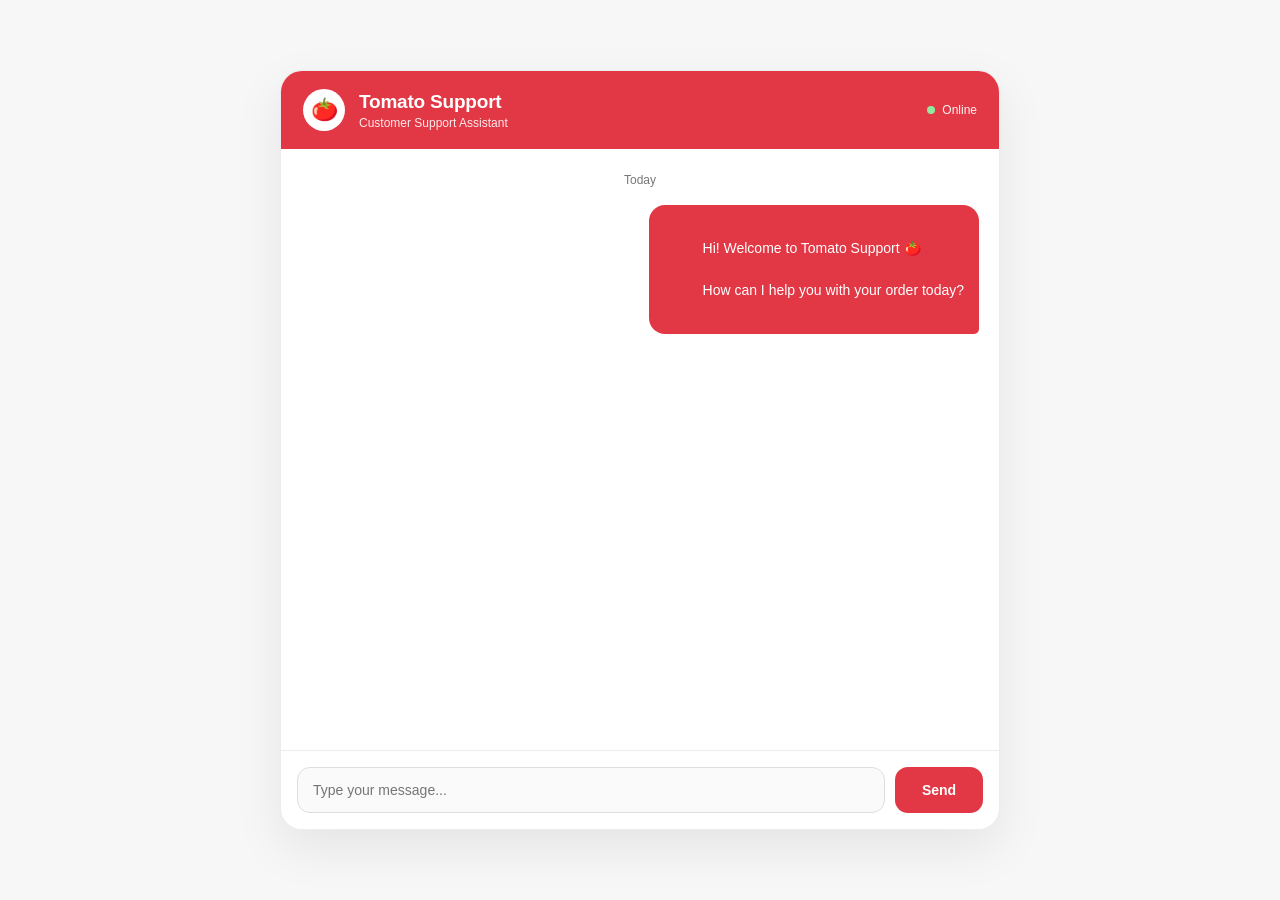
<file: Day 3/ChatBotFE/index.html>
<!DOCTYPE html>
<html lang="en">
<head>
  <meta charset="UTF-8" />
  <meta name="viewport" content="width=device-width, initial-scale=1.0" />
  <title>Tomato Support</title>

  <style>
    * {
      box-sizing: border-box;
      margin: 0;
      padding: 0;
    }

    :root {
      --tomato-red: #e23744;
      --tomato-red-dark: #c92d39;
      --bg: #f7f7f8;
      --card: #ffffff;
      --text: #1f1f1f;
      --muted: #777777;
      --border: #ececec;
      --user-bubble: #f1f1f3;
    }

    body {
      min-height: 100vh;
      font-family: Inter, -apple-system, BlinkMacSystemFont, "Segoe UI", sans-serif;
      background: var(--bg);
      display: flex;
      align-items: center;
      justify-content: center;
      padding: 24px;
      color: var(--text);
    }

    .chat-app {
      width: min(100%, 720px);
      height: min(760px, 90vh);
      background: var(--card);
      border: 1px solid var(--border);
      border-radius: 22px;
      box-shadow: 0 18px 50px rgba(0, 0, 0, 0.08);
      overflow: hidden;
      display: flex;
      flex-direction: column;
    }

    .header {
      background: var(--tomato-red);
      color: white;
      padding: 18px 22px;
      display: flex;
      align-items: center;
      gap: 14px;
    }

    .brand-icon {
      width: 42px;
      height: 42px;
      background: white;
      color: var(--tomato-red);
      border-radius: 50%;
      display: grid;
      place-items: center;
      font-size: 22px;
      flex-shrink: 0;
    }

    .brand-info h1 {
      font-size: 19px;
      font-weight: 700;
      letter-spacing: -0.2px;
    }

    .brand-info p {
      margin-top: 3px;
      font-size: 12px;
      opacity: 0.9;
    }

    .status {
      margin-left: auto;
      display: flex;
      align-items: center;
      gap: 7px;
      font-size: 12px;
      opacity: 0.95;
    }

    .status-dot {
      width: 8px;
      height: 8px;
      background: #8df2a5;
      border-radius: 50%;
    }

    .messages {
      flex: 1;
      overflow-y: auto;
      padding: 24px 20px;
      display: flex;
      flex-direction: column;
      gap: 14px;
      scroll-behavior: smooth;
    }

    .welcome {
      text-align: center;
      color: var(--muted);
      font-size: 12px;
      margin-bottom: 4px;
    }

    .message-row {
      display: flex;
      width: 100%;
    }

    .message-row.user {
      justify-content: flex-start;
    }

    .message-row.assistant {
      justify-content: flex-end;
    }

    .message {
      max-width: 74%;
      padding: 12px 15px;
      border-radius: 16px;
      font-size: 14px;
      line-height: 1.5;
      word-wrap: break-word;
      white-space: pre-wrap;
    }

    .message.user {
      background: var(--user-bubble);
      color: var(--text);
      border-bottom-left-radius: 5px;
    }

    .message.assistant {
      background: var(--tomato-red);
      color: white;
      border-bottom-right-radius: 5px;
    }

    .typing {
      display: flex;
      align-items: center;
      gap: 5px;
      min-height: 42px;
    }

    .typing span {
      width: 7px;
      height: 7px;
      background: rgba(255,255,255,0.85);
      border-radius: 50%;
      animation: bounce 1.2s infinite ease-in-out;
    }

    .typing span:nth-child(2) {
      animation-delay: 0.15s;
    }

    .typing span:nth-child(3) {
      animation-delay: 0.3s;
    }

    @keyframes bounce {
      0%, 60%, 100% { transform: translateY(0); }
      30% { transform: translateY(-4px); }
    }

    .composer {
      border-top: 1px solid var(--border);
      background: white;
      padding: 16px;
      display: flex;
      align-items: center;
      gap: 10px;
    }

    .composer input {
      flex: 1;
      height: 46px;
      border: 1px solid #dddddf;
      border-radius: 13px;
      padding: 0 15px;
      font-size: 14px;
      outline: none;
      transition: 0.2s ease;
      background: #fafafa;
    }

    .composer input:focus {
      background: white;
      border-color: var(--tomato-red);
      box-shadow: 0 0 0 3px rgba(226, 55, 68, 0.08);
    }

    .composer button {
      height: 46px;
      min-width: 88px;
      border: none;
      border-radius: 13px;
      background: var(--tomato-red);
      color: white;
      font-size: 14px;
      font-weight: 600;
      cursor: pointer;
      transition: 0.2s ease;
    }

    .composer button:hover {
      background: var(--tomato-red-dark);
      transform: translateY(-1px);
    }

    .composer button:disabled {
      opacity: 0.55;
      cursor: not-allowed;
      transform: none;
    }

    .error {
      color: #b42318;
      background: #fff1f0;
      border: 1px solid #ffd5d2;
    }

    @media (max-width: 640px) {
      body {
        padding: 0;
        background: white;
      }

      .chat-app {
        width: 100%;
        height: 100vh;
        border: none;
        border-radius: 0;
        box-shadow: none;
      }

      .status {
        display: none;
      }

      .message {
        max-width: 84%;
      }
    }
  </style>
</head>

<body>

  <div class="chat-app">

    <header class="header">
      <div class="brand-icon">🍅</div>

      <div class="brand-info">
        <h1>Tomato Support</h1>
        <p>Customer Support Assistant</p>
      </div>

      <div class="status">
        <span class="status-dot"></span>
        Online
      </div>
    </header>

    <main class="messages" id="messages">
      <div class="welcome">Today</div>

      <div class="message-row assistant">
        <div class="message assistant">
          Hi! Welcome to Tomato Support 🍅<br>
          How can I help you with your order today?
        </div>
      </div>
    </main>

    <footer class="composer">
      <input
        id="messageInput"
        type="text"
        placeholder="Type your message..."
        autocomplete="off"
      />

      <button id="sendButton">Send</button>
    </footer>

  </div>

  <script>
    const API_URL = "http://localhost:8000/api/chat";

    const messagesContainer = document.getElementById("messages");
    const messageInput = document.getElementById("messageInput");
    const sendButton = document.getElementById("sendButton");

    function addMessage(role, text, extraClass = "") {
      const row = document.createElement("div");
      row.className = `message-row ${role}`;

      const bubble = document.createElement("div");
      bubble.className = `message ${role} ${extraClass}`;
      bubble.textContent = text;

      row.appendChild(bubble);
      messagesContainer.appendChild(row);

      scrollToBottom();

      return row;
    }

    function showTyping() {
      const row = document.createElement("div");
      row.className = "message-row assistant";
      row.id = "typingIndicator";

      const bubble = document.createElement("div");
      bubble.className = "message assistant typing";

      bubble.innerHTML = `
        <span></span>
        <span></span>
        <span></span>
      `;

      row.appendChild(bubble);
      messagesContainer.appendChild(row);

      scrollToBottom();
    }

    function hideTyping() {
      const typing = document.getElementById("typingIndicator");

      if (typing) {
        typing.remove();
      }
    }

    function scrollToBottom() {
      messagesContainer.scrollTop = messagesContainer.scrollHeight;
    }

  async function sendMessage() {

    const message = messageInput.value.trim();

    if (!message) {
        return;
    }

    addMessage("user", message);

    messageInput.value = "";
    messageInput.focus();

    sendButton.disabled = true;

    showTyping();

    let assistantRow = null;
    let assistantBubble = null;
    let hasStartedStreaming = false;

    try {

        const response = await fetch(API_URL, {
            method: "POST",
            headers: {
                "Content-Type": "text/plain"
            },
            body: message
        });

        if (!response.ok) {
            throw new Error("Request failed");
        }

        const reader = response.body.getReader();
        const decoder = new TextDecoder();

        while (true) {

            const { value, done } = await reader.read();

            if (done) {
                break;
            }

            const chunk = decoder.decode(value, {
                stream: true
            });

            if (!hasStartedStreaming) {

                hideTyping();

                assistantRow = addMessage(
                    "assistant",
                    ""
                );

                assistantBubble =
                    assistantRow.querySelector(".message");

                hasStartedStreaming = true;
            }

            assistantBubble.textContent += chunk;

            scrollToBottom();
        }

        const remainingText = decoder.decode();

        if (remainingText && assistantBubble) {
            assistantBubble.textContent += remainingText;
        }

    } catch (error) {

        hideTyping();

        if (assistantRow) {
            assistantRow.remove();
        }

        addMessage(
            "assistant",
            "Sorry, I couldn't connect to Tomato Support. Please try again.",
            "error"
        );

    } finally {

        hideTyping();

        sendButton.disabled = false;
    }
  }

    sendButton.addEventListener("click", sendMessage);

    messageInput.addEventListener("keydown", function (event) {
      if (event.key === "Enter") {
        sendMessage();
      }
    });
  </script>

</body>
</html>
</file>
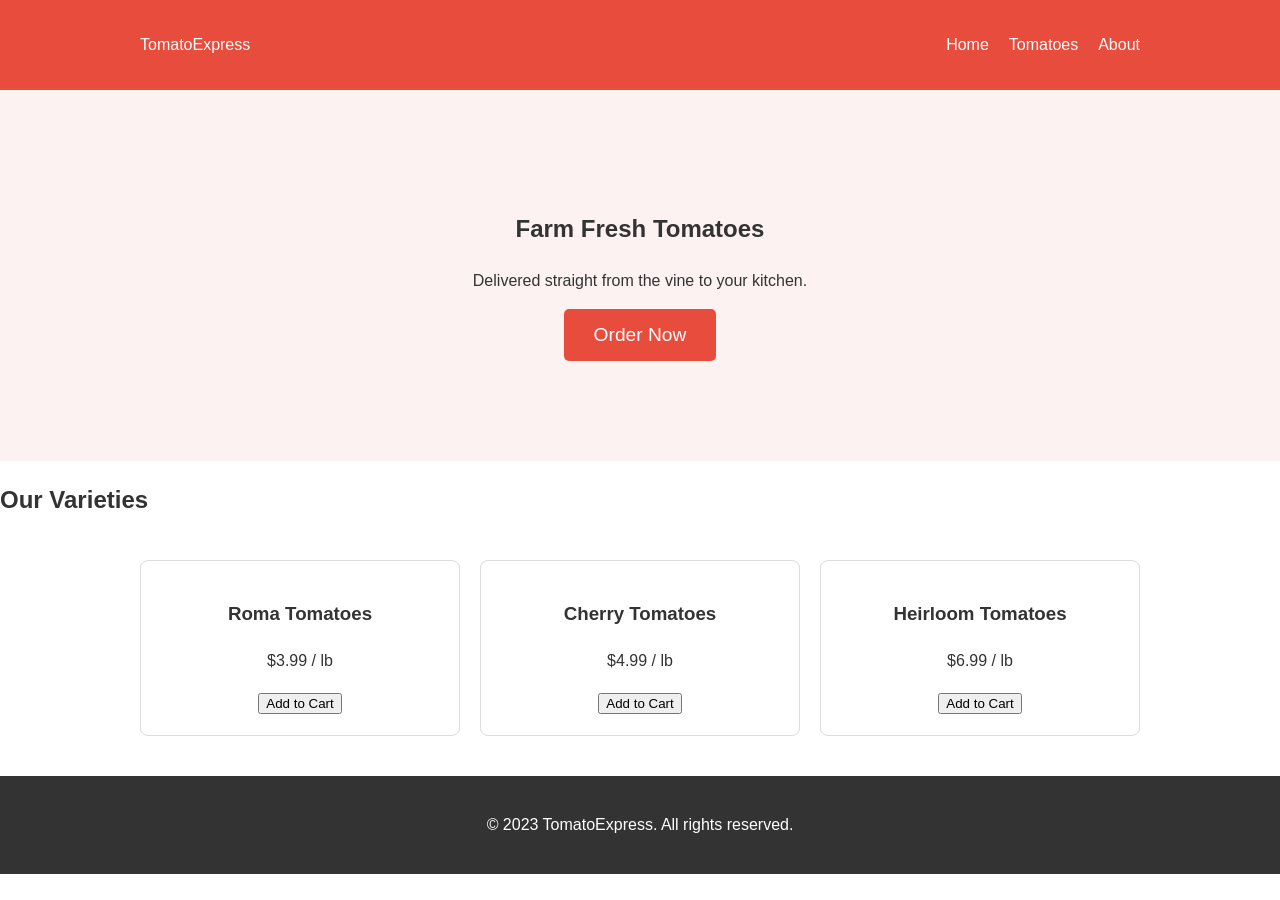
<file: Day 2/demo/generated-sites/tomatodelivery/index.html>
<!DOCTYPE html>
<html lang="en">
<head>
    <meta charset="UTF-8">
    <meta name="viewport" content="width=device-width, initial-scale=1.0">
    <title>TomatoExpress | Fresh Tomatoes Delivered to Your Door</title>
    <link rel="stylesheet" href="style.css">
</head>
<body>
    <header>
        <nav>
            <div class="logo">TomatoExpress</div>
            <ul>
                <li><a href="#home">Home</a></li>
                <li><a href="#products">Tomatoes</a></li>
                <li><a href="#about">About</a></li>
            </ul>
        </nav>
    </header>

    <section id="home" class="hero">
        <h1>Farm Fresh Tomatoes</h1>
        <p>Delivered straight from the vine to your kitchen.</p>
        <button class="cta-button">Order Now</button>
    </section>

    <section id="products">
        <h2>Our Varieties</h2>
        <div class="product-grid">
            <div class="product-card">
                <h3>Roma Tomatoes</h3>
                <p>$3.99 / lb</p>
                <button>Add to Cart</button>
            </div>
            <div class="product-card">
                <h3>Cherry Tomatoes</h3>
                <p>$4.99 / lb</p>
                <button>Add to Cart</button>
            </div>
            <div class="product-card">
                <h3>Heirloom Tomatoes</h3>
                <p>$6.99 / lb</p>
                <button>Add to Cart</button>
            </div>
        </div>
    </section>

    <footer>
        <p>&copy; 2023 TomatoExpress. All rights reserved.</p>
    </footer>
    <script src="script.js"></script>
</body>
</html>
</file>
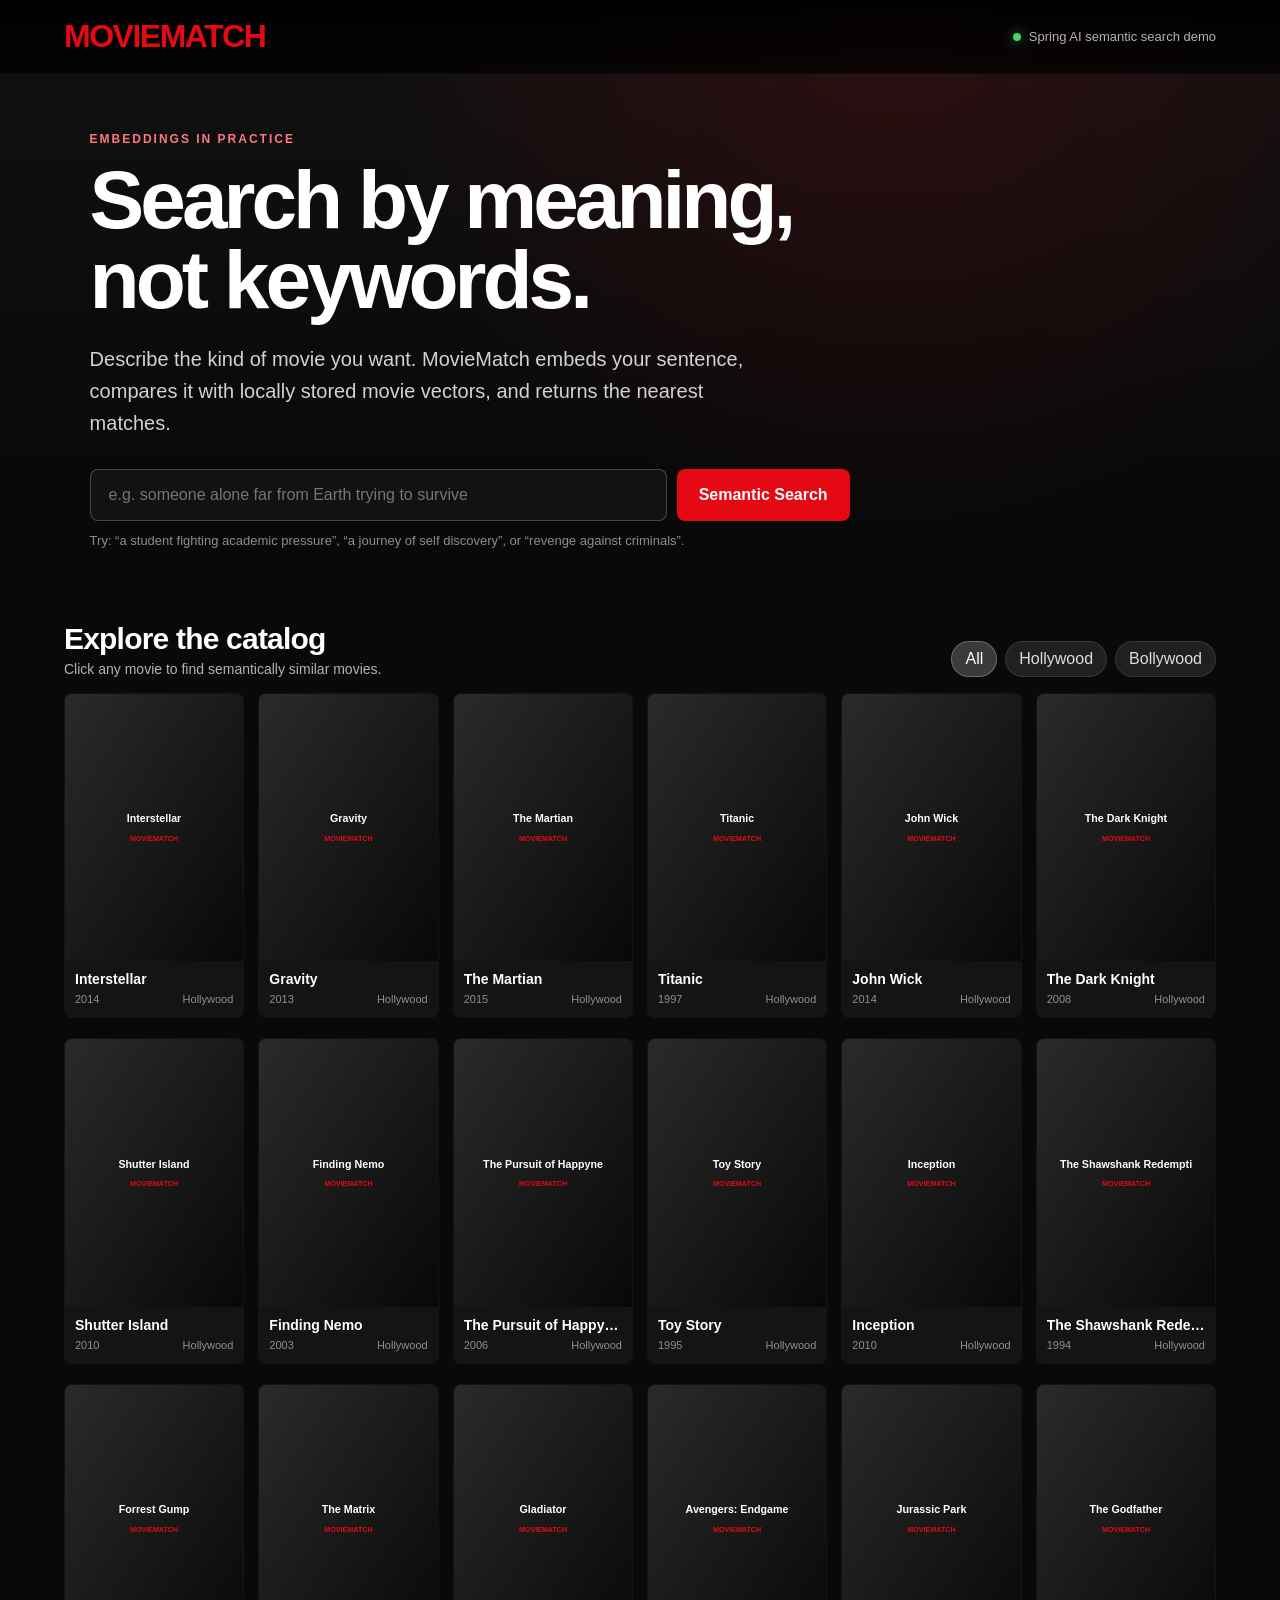
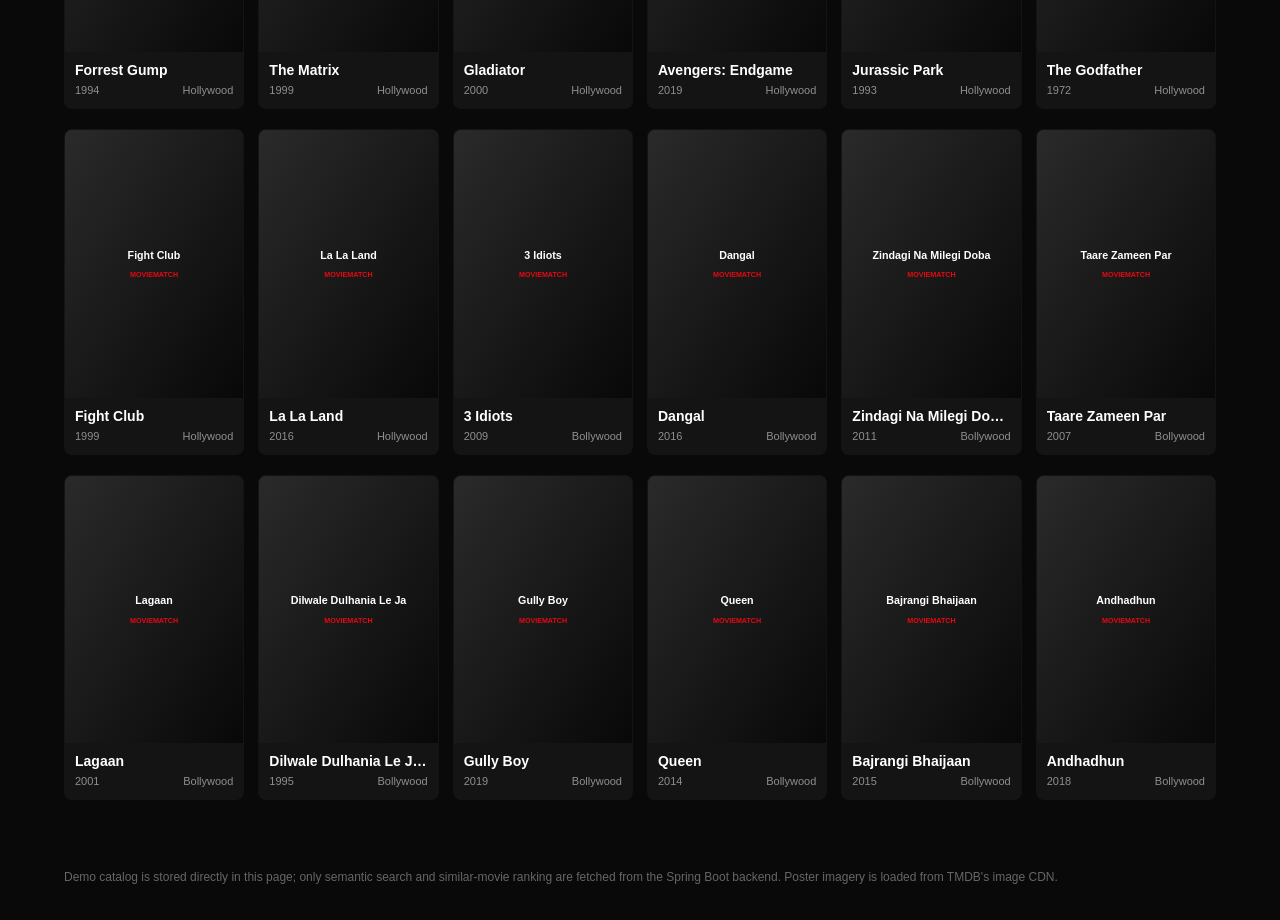
<file: Day 4/demo/src/main/resources/static/index.html>
<!DOCTYPE html>
<html lang="en">
<head>
    <meta charset="UTF-8">
    <meta name="viewport" content="width=device-width, initial-scale=1.0">
    <title>MovieMatch</title>
    <style>
        :root {
            --bg: #090909;
            --panel: #141414;
            --muted: #b3b3b3;
            --accent: #e50914;
            --border: rgba(255,255,255,.10);
        }

        * { box-sizing: border-box; }

        body {
            margin: 0;
            min-height: 100vh;
            background:
                radial-gradient(circle at 70% 0%, rgba(229,9,20,.14), transparent 34rem),
                linear-gradient(180deg, #111 0%, var(--bg) 30rem);
            color: white;
            font-family: Inter, -apple-system, BlinkMacSystemFont, "Segoe UI", sans-serif;
        }

        button, input { font: inherit; }
        button { cursor: pointer; }

        .header {
            position: sticky;
            top: 0;
            z-index: 30;
            display: flex;
            align-items: center;
            justify-content: space-between;
            gap: 24px;
            padding: 18px clamp(20px, 5vw, 72px);
            background: linear-gradient(180deg, rgba(0,0,0,.96), rgba(0,0,0,.72));
            backdrop-filter: blur(12px);
            border-bottom: 1px solid rgba(255,255,255,.05);
        }

        .brand {
            color: var(--accent);
            font-size: clamp(22px, 3vw, 32px);
            font-weight: 900;
            letter-spacing: -1.5px;
        }

        .api-status {
            display: flex;
            align-items: center;
            gap: 8px;
            color: var(--muted);
            font-size: 13px;
        }

        .status-dot {
            width: 8px;
            height: 8px;
            border-radius: 50%;
            background: #46d369;
            box-shadow: 0 0 12px rgba(70,211,105,.7);
        }

        .hero {
            min-height: 390px;
            display: flex;
            align-items: center;
            padding: 58px clamp(20px, 7vw, 100px) 44px;
        }

        .hero-content { max-width: 820px; }

        .eyebrow {
            margin: 0 0 14px;
            color: #ff777e;
            font-size: 12px;
            font-weight: 800;
            letter-spacing: 2px;
            text-transform: uppercase;
        }

        h1 {
            margin: 0;
            max-width: 800px;
            font-size: clamp(42px, 7vw, 82px);
            line-height: .98;
            letter-spacing: -4px;
        }

        .hero-copy {
            max-width: 680px;
            margin: 22px 0 0;
            color: #d2d2d2;
            font-size: clamp(16px, 2vw, 20px);
            line-height: 1.6;
        }

        .search-box {
            display: flex;
            gap: 10px;
            max-width: 760px;
            margin-top: 30px;
        }

        .search-box input {
            flex: 1;
            min-width: 0;
            padding: 16px 18px;
            color: white;
            background: rgba(20,20,20,.92);
            border: 1px solid rgba(255,255,255,.22);
            border-radius: 8px;
            outline: none;
        }

        .search-box input:focus {
            border-color: rgba(255,255,255,.55);
            box-shadow: 0 0 0 3px rgba(255,255,255,.06);
        }

        .primary-button {
            padding: 0 22px;
            border: 0;
            border-radius: 8px;
            background: var(--accent);
            color: white;
            font-weight: 800;
        }

        .primary-button:hover { background: #f6121d; }

        .example {
            margin-top: 12px;
            color: #8d8d8d;
            font-size: 13px;
        }

        main { padding: 0 clamp(20px, 5vw, 72px) 70px; }
        .section { margin-top: 30px; }

        .section-header {
            display: flex;
            align-items: end;
            justify-content: space-between;
            gap: 18px;
            margin-bottom: 16px;
        }

        .section-title {
            margin: 0;
            font-size: clamp(22px, 3vw, 30px);
            letter-spacing: -.8px;
        }

        .section-subtitle {
            margin: 5px 0 0;
            color: var(--muted);
            font-size: 14px;
        }

        .filters {
            display: flex;
            flex-wrap: wrap;
            gap: 8px;
        }

        .filter-button {
            padding: 8px 13px;
            color: #ddd;
            background: #202020;
            border: 1px solid var(--border);
            border-radius: 999px;
        }

        .filter-button.active {
            color: white;
            background: #3a3a3a;
            border-color: rgba(255,255,255,.25);
        }

        .movie-grid {
            display: grid;
            grid-template-columns: repeat(auto-fill, minmax(155px, 1fr));
            gap: 20px 14px;
        }

        .movie-card {
            position: relative;
            overflow: hidden;
            min-width: 0;
            background: var(--panel);
            border-radius: 8px;
            border: 1px solid transparent;
            transition: transform 170ms ease, border-color 170ms ease, box-shadow 170ms ease;
        }

        .movie-card:hover {
            z-index: 2;
            transform: translateY(-4px) scale(1.025);
            border-color: rgba(255,255,255,.18);
            box-shadow: 0 16px 40px rgba(0,0,0,.45);
        }

        .poster-wrap {
            position: relative;
            aspect-ratio: 2 / 3;
            overflow: hidden;
            background: #222;
        }

        .poster {
            width: 100%;
            height: 100%;
            display: block;
            object-fit: cover;
        }

        .poster-overlay {
            position: absolute;
            inset: auto 0 0;
            padding: 52px 10px 10px;
            background: linear-gradient(transparent, rgba(0,0,0,.86));
            opacity: 0;
            transition: opacity 160ms ease;
        }

        .movie-card:hover .poster-overlay { opacity: 1; }

        .poster-overlay span {
            display: inline-flex;
            font-size: 12px;
            font-weight: 800;
        }

        .card-body { padding: 10px 10px 12px; }

        .movie-title {
            margin: 0;
            overflow: hidden;
            white-space: nowrap;
            text-overflow: ellipsis;
            font-size: 14px;
            font-weight: 750;
        }

        .movie-meta {
            display: flex;
            justify-content: space-between;
            gap: 8px;
            margin-top: 6px;
            color: #8f8f8f;
            font-size: 11px;
        }

        .result-grid {
            display: grid;
            grid-template-columns: repeat(3, minmax(0, 240px));
            gap: 18px;
        }

        .score {
            display: inline-block;
            margin-top: 8px;
            color: #70d48b;
            font-size: 12px;
            font-weight: 800;
        }

        .empty-state, .error-state {
            padding: 24px;
            background: #151515;
            border: 1px solid var(--border);
            border-radius: 10px;
            color: var(--muted);
        }

        .error-state { color: #ff969b; }
        .hidden { display: none !important; }

        .modal-backdrop {
            position: fixed;
            inset: 0;
            z-index: 100;
            display: flex;
            align-items: center;
            justify-content: center;
            padding: 24px;
            background: rgba(0,0,0,.78);
            backdrop-filter: blur(7px);
        }

        .modal {
            width: min(980px, 100%);
            max-height: 92vh;
            overflow: auto;
            background: #181818;
            border: 1px solid rgba(255,255,255,.14);
            border-radius: 14px;
            box-shadow: 0 35px 90px rgba(0,0,0,.7);
        }

        .modal-hero {
            position: relative;
            display: grid;
            grid-template-columns: 230px 1fr;
            gap: 28px;
            padding: 28px;
            background: linear-gradient(125deg, rgba(229,9,20,.13), transparent 60%);
        }

        .modal-poster {
            width: 100%;
            border-radius: 9px;
            aspect-ratio: 2 / 3;
            object-fit: cover;
            box-shadow: 0 20px 50px rgba(0,0,0,.45);
        }

        .modal-copy {
            align-self: end;
            padding-bottom: 12px;
        }

        .modal-copy h2 {
            margin: 0;
            font-size: clamp(30px, 5vw, 52px);
            letter-spacing: -2px;
        }

        .modal-copy p {
            max-width: 650px;
            color: #d0d0d0;
            line-height: 1.65;
        }

        .pill {
            display: inline-block;
            margin-right: 8px;
            padding: 6px 10px;
            background: rgba(255,255,255,.09);
            border-radius: 999px;
            color: #d9d9d9;
            font-size: 12px;
        }

        .close-button {
            position: absolute;
            top: 16px;
            right: 16px;
            width: 38px;
            height: 38px;
            border: 0;
            border-radius: 50%;
            color: white;
            background: rgba(0,0,0,.7);
            font-size: 23px;
            line-height: 1;
        }

        .similar-section { padding: 4px 28px 30px; }

        .similar-section h3 {
            margin: 14px 0 6px;
            font-size: 23px;
        }

        .similar-note {
            margin: 0 0 16px;
            color: #999;
            font-size: 13px;
        }

        .loading {
            display: inline-flex;
            align-items: center;
            gap: 10px;
            color: var(--muted);
        }

        .spinner {
            width: 18px;
            height: 18px;
            border: 2px solid #555;
            border-top-color: white;
            border-radius: 50%;
            animation: spin .8s linear infinite;
        }

        @keyframes spin { to { transform: rotate(360deg); } }

        footer {
            padding: 0 clamp(20px, 5vw, 72px) 36px;
            color: #666;
            font-size: 12px;
        }

        @media (max-width: 720px) {
            .api-status { display: none; }
            .hero { min-height: 0; padding-top: 44px; }
            h1 { letter-spacing: -2.5px; }
            .search-box { flex-direction: column; }
            .primary-button { padding: 14px 18px; }
            .section-header { align-items: flex-start; flex-direction: column; }
            .movie-grid { grid-template-columns: repeat(2, minmax(0, 1fr)); }
            .result-grid { grid-template-columns: repeat(2, minmax(0, 1fr)); }
            .modal-hero { grid-template-columns: 105px 1fr; gap: 16px; padding: 20px; }
            .modal-copy h2 { font-size: 29px; letter-spacing: -1px; }
            .modal-copy p {
                font-size: 13px;
                display: -webkit-box;
                -webkit-line-clamp: 4;
                -webkit-box-orient: vertical;
                overflow: hidden;
            }
            .similar-section { padding: 0 20px 24px; }
        }
    </style>
</head>

<body>
<header class="header">
    <div class="brand">MOVIEMATCH</div>
    <div class="api-status">
        <span class="status-dot"></span>
        Spring AI semantic search demo
    </div>
</header>

<section class="hero">
    <div class="hero-content">
        <p class="eyebrow">Embeddings in practice</p>
        <h1>Search by meaning, not keywords.</h1>
        <p class="hero-copy">
            Describe the kind of movie you want. MovieMatch embeds your sentence,
            compares it with locally stored movie vectors, and returns the nearest matches.
        </p>

        <div class="search-box">
            <input id="semanticQuery" type="text" autocomplete="off"
                   placeholder="e.g. someone alone far from Earth trying to survive">
            <button id="searchButton" class="primary-button" type="button">
                Semantic Search
            </button>
        </div>

        <div class="example">
            Try: “a student fighting academic pressure”, “a journey of self discovery”,
            or “revenge against criminals”.
        </div>
    </div>
</section>

<main>
    <section id="searchSection" class="section hidden">
        <div class="section-header">
            <div>
                <h2 class="section-title">Semantic Search Results</h2>
                <p id="searchSubtitle" class="section-subtitle"></p>
            </div>
        </div>
        <div id="searchResults"></div>
    </section>

    <section class="section">
        <div class="section-header">
            <div>
                <h2 class="section-title">Explore the catalog</h2>
                <p class="section-subtitle">Click any movie to find semantically similar movies.</p>
            </div>

            <div class="filters">
                <button class="filter-button active" data-filter="All">All</button>
                <button class="filter-button" data-filter="Hollywood">Hollywood</button>
                <button class="filter-button" data-filter="Bollywood">Bollywood</button>
            </div>
        </div>

        <div id="movieGrid" class="movie-grid"></div>
    </section>
</main>

<div id="movieModal" class="modal-backdrop hidden" aria-hidden="true">
    <div class="modal" role="dialog" aria-modal="true">
        <div class="modal-hero">
            <button id="closeModal" class="close-button" type="button" aria-label="Close">×</button>
            <img id="modalPoster" class="modal-poster" alt="">

            <div class="modal-copy">
                <h2 id="modalTitle"></h2>
                <p id="modalDescription"></p>
                <span id="modalIndustry" class="pill"></span>
                <span id="modalYear" class="pill"></span>
            </div>
        </div>

        <div class="similar-section">
            <h3 id="similarHeading">Similar movies</h3>
            <p class="similar-note">
                Ranked using cosine similarity between the selected movie's stored embedding
                and every other movie embedding.
            </p>
            <div id="similarResults"></div>
        </div>
    </div>
</div>

<footer>
    Demo catalog is stored directly in this page; only semantic search and similar-movie
    ranking are fetched from the Spring Boot backend. Poster imagery is loaded from TMDB's image CDN.
</footer>

<script>
    const API_BASE = "/movies";

    const MOVIES = [
    {
        "title": "Interstellar",
        "description": "A group of astronauts travel through a wormhole searching for a new home for humanity.",
        "year": 2014,
        "industry": "Hollywood",
        "poster": "https://image.tmdb.org/t/p/w500/gEU2QniE6E77NI6lCU6MxlNBvIx.jpg"
    },
    {
        "title": "Gravity",
        "description": "An astronaut stranded in space struggles to survive and return safely to Earth.",
        "year": 2013,
        "industry": "Hollywood",
        "poster": "https://image.tmdb.org/t/p/w500/2gPjLWIyrWlAn2DgKMOKTBnZYyO.jpg"
    },
    {
        "title": "The Martian",
        "description": "An astronaut stranded on Mars uses science and ingenuity to survive until rescue.",
        "year": 2015,
        "industry": "Hollywood",
        "poster": "https://image.tmdb.org/t/p/w500/AjbENYG3b8lhYSkdrWwlhVLRPKR.jpg"
    },
    {
        "title": "Titanic",
        "description": "Two passengers from different social classes fall in love aboard a doomed ocean liner.",
        "year": 1997,
        "industry": "Hollywood",
        "poster": "https://image.tmdb.org/t/p/w500/9xjZS2rlVxm8SFx8kPC3aIGCOYQ.jpg"
    },
    {
        "title": "John Wick",
        "description": "A retired assassin returns to the criminal underworld seeking revenge after a personal loss.",
        "year": 2014,
        "industry": "Hollywood",
        "poster": "https://image.tmdb.org/t/p/w500/5vHssUeVe25bMrof1HyaPyWgaP.jpg"
    },
    {
        "title": "The Dark Knight",
        "description": "A masked vigilante battles a criminal mastermind who spreads chaos throughout Gotham City.",
        "year": 2008,
        "industry": "Hollywood",
        "poster": "https://image.tmdb.org/t/p/w500/qJ2tW6WMUDux911r6m7haRef0WH.jpg"
    },
    {
        "title": "Shutter Island",
        "description": "A detective investigates the disappearance of a patient from an isolated psychiatric hospital and begins questioning reality.",
        "year": 2010,
        "industry": "Hollywood",
        "poster": "https://image.tmdb.org/t/p/w500/4GDy0PHYX3VRXUtwK5ysFbg3kEx.jpg"
    },
    {
        "title": "Finding Nemo",
        "description": "A cautious father crosses the ocean searching for his missing son.",
        "year": 2003,
        "industry": "Hollywood",
        "poster": "https://image.tmdb.org/t/p/w500/5lc6nQc0VhWFYFbNv016xze8Jvy.jpg"
    },
    {
        "title": "The Pursuit of Happyness",
        "description": "A struggling father faces poverty and homelessness while trying to build a better future for himself and his young son.",
        "year": 2006,
        "industry": "Hollywood",
        "poster": "https://image.tmdb.org/t/p/w500/lBYOKAMcxIvuk9s9hMuecB9dPBV.jpg"
    },
    {
        "title": "Toy Story",
        "description": "A group of toys come alive and struggle with friendship, jealousy, identity and being replaced.",
        "year": 1995,
        "industry": "Hollywood",
        "poster": "https://image.tmdb.org/t/p/w500/uXDfjJbdP4ijW5hWSBrPrlKpxab.jpg"
    },
    {
        "title": "Inception",
        "description": "A skilled thief enters people's dreams to steal secrets and is given a mission to plant an idea inside a target's mind.",
        "year": 2010,
        "industry": "Hollywood",
        "poster": "https://image.tmdb.org/t/p/w500/oYuLEt3zVCKq57qu2F8dT7NIa6f.jpg"
    },
    {
        "title": "The Shawshank Redemption",
        "description": "A wrongly convicted banker forms a lasting friendship and searches for hope while serving a long prison sentence.",
        "year": 1994,
        "industry": "Hollywood",
        "poster": "https://image.tmdb.org/t/p/w500/9O7gLzmreU0nGkIB6K3BsJbzvNv.jpg"
    },
    {
        "title": "Forrest Gump",
        "description": "A kind-hearted man experiences decades of American history while remaining devoted to the woman he has loved since childhood.",
        "year": 1994,
        "industry": "Hollywood",
        "poster": "https://image.tmdb.org/t/p/w500/arw2vcBveWOVZr6pxd9XTd1TdQa.jpg"
    },
    {
        "title": "The Matrix",
        "description": "A hacker discovers that reality is a simulated world and joins a rebellion against the machines controlling humanity.",
        "year": 1999,
        "industry": "Hollywood",
        "poster": "https://image.tmdb.org/t/p/w500/hEpWvX6Bp79eLxY1kX5ZZJcme5U.jpg"
    },
    {
        "title": "Gladiator",
        "description": "A betrayed Roman general becomes a gladiator and fights his way toward revenge against the emperor who destroyed his family.",
        "year": 2000,
        "industry": "Hollywood",
        "poster": "https://image.tmdb.org/t/p/w500/ty8TGRuvJLPUmAR1H1nRIsgwvim.jpg"
    },
    {
        "title": "Avengers: Endgame",
        "description": "The surviving heroes reunite for a final mission to reverse a devastating loss and restore the people who disappeared.",
        "year": 2019,
        "industry": "Hollywood",
        "poster": "https://image.tmdb.org/t/p/w500/ulzhLuWrPK07P1YkdWQLZnQh1JL.jpg"
    },
    {
        "title": "Jurassic Park",
        "description": "Scientists and visitors become trapped in a dinosaur theme park after its security systems fail.",
        "year": 1993,
        "industry": "Hollywood",
        "poster": "https://image.tmdb.org/t/p/w500/oU7Oq2kFAAlGqbU4VoAE36g4hoI.jpg"
    },
    {
        "title": "The Godfather",
        "description": "The reluctant son of a powerful crime family is drawn into the family's violent world and gradually takes control.",
        "year": 1972,
        "industry": "Hollywood",
        "poster": "https://image.tmdb.org/t/p/w500/3bhkrj58Vtu7enYsRolD1fZdja1.jpg"
    },
    {
        "title": "Fight Club",
        "description": "A disillusioned office worker and a charismatic stranger create an underground fight club that grows into something dangerous.",
        "year": 1999,
        "industry": "Hollywood",
        "poster": "https://image.tmdb.org/t/p/w500/pB8BM7pdSp6B6Ih7QZ4DrQ3PmJK.jpg"
    },
    {
        "title": "La La Land",
        "description": "An aspiring actress and a jazz musician fall in love while pursuing ambitious creative careers in Los Angeles.",
        "year": 2016,
        "industry": "Hollywood",
        "poster": "https://image.tmdb.org/t/p/w500/uDO8zWDhfWwoFdKS4fzkUJt0Rf0.jpg"
    },
    {
        "title": "3 Idiots",
        "description": "Three engineering students navigate academic pressure, friendship and expectations while questioning a rigid education system.",
        "year": 2009,
        "industry": "Bollywood",
        "poster": "https://image.tmdb.org/t/p/w500/66A9MqXOyVFCssoloscw79z8Tew.jpg"
    },
    {
        "title": "Dangal",
        "description": "A former wrestler trains his daughters to become competitive wrestlers while challenging social expectations in rural India.",
        "year": 2016,
        "industry": "Bollywood",
        "poster": "https://image.tmdb.org/t/p/w500/cJRPOLEexI7qp2DKtFfCh7YaaUG.jpg"
    },
    {
        "title": "Zindagi Na Milegi Dobara",
        "description": "Three friends take a road trip across Spain that forces them to confront fear, relationships and how they want to live.",
        "year": 2011,
        "industry": "Bollywood",
        "poster": "https://image.tmdb.org/t/p/w500/hKO9O715wYxjkQSEv47giCYcyO8.jpg"
    },
    {
        "title": "Taare Zameen Par",
        "description": "A misunderstood child struggling with dyslexia finds confidence after a compassionate teacher recognizes his creativity.",
        "year": 2007,
        "industry": "Bollywood",
        "poster": "https://image.tmdb.org/t/p/w500/puHRt6Raovm5ujGCdwLWvRv4NHU.jpg"
    },
    {
        "title": "Lagaan",
        "description": "Villagers under colonial rule challenge British officers to a cricket match in hopes of escaping a crushing agricultural tax.",
        "year": 2001,
        "industry": "Bollywood",
        "poster": "https://image.tmdb.org/t/p/w500/yNX9lFRAFeNLNRIXdqZK9gYrYKa.jpg"
    },
    {
        "title": "Dilwale Dulhania Le Jayenge",
        "description": "Two young Indians living abroad fall in love, but family tradition and an arranged marriage stand between them.",
        "year": 1995,
        "industry": "Bollywood",
        "poster": "https://image.tmdb.org/t/p/w500/2CAL2433ZeIihfX1Hb2139CX0pW.jpg"
    },
    {
        "title": "Gully Boy",
        "description": "A young man from a poor Mumbai neighborhood uses hip-hop and street rap to pursue a life beyond poverty and social limitations.",
        "year": 2019,
        "industry": "Bollywood",
        "poster": "https://image.tmdb.org/t/p/w500/4RE7TD5TqEXbPKyUHcn7CSeMlrJ.jpg"
    },
    {
        "title": "Queen",
        "description": "After being abandoned before her wedding, a sheltered young woman travels alone on her planned honeymoon and discovers independence.",
        "year": 2014,
        "industry": "Bollywood",
        "poster": "https://image.tmdb.org/t/p/w500/vKLp0X2RQOuA31R3AdaYtDdKIPK.jpg"
    },
    {
        "title": "Bajrangi Bhaijaan",
        "description": "A kind-hearted Indian man crosses borders and overcomes political obstacles to reunite a lost mute Pakistani girl with her family.",
        "year": 2015,
        "industry": "Bollywood",
        "poster": "https://image.tmdb.org/t/p/w500/vhlliI7HZZlWfo5d6CiyfBAGLrW.jpg"
    },
    {
        "title": "Andhadhun",
        "description": "A pianist pretending to be blind becomes trapped in a dangerous web of murder, deception and unpredictable consequences.",
        "year": 2018,
        "industry": "Bollywood",
        "poster": "https://image.tmdb.org/t/p/w500/dy3K6hNvwE05siGgiLJcEiwgpdO.jpg"
    }
];

    const movieGrid = document.getElementById("movieGrid");
    const semanticQuery = document.getElementById("semanticQuery");
    const searchButton = document.getElementById("searchButton");
    const searchSection = document.getElementById("searchSection");
    const searchSubtitle = document.getElementById("searchSubtitle");
    const searchResults = document.getElementById("searchResults");
    const movieModal = document.getElementById("movieModal");
    const modalPoster = document.getElementById("modalPoster");
    const modalTitle = document.getElementById("modalTitle");
    const modalDescription = document.getElementById("modalDescription");
    const modalIndustry = document.getElementById("modalIndustry");
    const modalYear = document.getElementById("modalYear");
    const closeModalButton = document.getElementById("closeModal");
    const similarHeading = document.getElementById("similarHeading");
    const similarResults = document.getElementById("similarResults");

    function findLocalMovie(title) {
        for (let i = 0; i < MOVIES.length; i++) {
            if (MOVIES[i].title.toLowerCase() === title.toLowerCase()) {
                return MOVIES[i];
            }
        }
        return null;
    }

    function createFallbackPoster(title) {
        const safeTitle = title.replace(/[&<>"']/g, "");
        const svg =
            `<svg xmlns="http://www.w3.org/2000/svg" width="500" height="750">
                <defs>
                    <linearGradient id="g" x1="0" y1="0" x2="1" y2="1">
                        <stop offset="0" stop-color="#2a2a2a"/>
                        <stop offset="1" stop-color="#080808"/>
                    </linearGradient>
                </defs>
                <rect width="100%" height="100%" fill="url(#g)"/>
                <text x="50%" y="48%" text-anchor="middle"
                    fill="#ffffff" font-family="Arial" font-size="30" font-weight="700">
                    ${safeTitle.substring(0, 22)}
                </text>
                <text x="50%" y="55%" text-anchor="middle"
                    fill="#e50914" font-family="Arial" font-size="20" font-weight="700">
                    MOVIEMATCH
                </text>
            </svg>`;
        return "data:image/svg+xml;charset=UTF-8," + encodeURIComponent(svg);
    }

    function attachPosterFallback(image, title) {
        image.addEventListener("error", function() {
            image.src = createFallbackPoster(title);
        }, { once: true });
    }

    function createMovieCard(movie, similarity) {
        const card = document.createElement("article");
        card.className = "movie-card";

        const posterWrap = document.createElement("div");
        posterWrap.className = "poster-wrap";

        const image = document.createElement("img");
        image.className = "poster";
        image.src = movie.poster;
        image.alt = movie.title + " poster";
        image.loading = "lazy";
        attachPosterFallback(image, movie.title);

        const overlay = document.createElement("div");
        overlay.className = "poster-overlay";
        overlay.innerHTML = "<span>▶ Find similar movies</span>";

        posterWrap.appendChild(image);
        posterWrap.appendChild(overlay);

        const body = document.createElement("div");
        body.className = "card-body";

        const title = document.createElement("h3");
        title.className = "movie-title";
        title.textContent = movie.title;

        const meta = document.createElement("div");
        meta.className = "movie-meta";

        const left = document.createElement("span");
        left.textContent = movie.year;

        const right = document.createElement("span");
        right.textContent = movie.industry;

        meta.appendChild(left);
        meta.appendChild(right);

        body.appendChild(title);
        body.appendChild(meta);

        if (similarity !== undefined && similarity !== null) {
            const score = document.createElement("div");
            score.className = "score";
            score.textContent = "Cosine similarity: " + Number(similarity).toFixed(3);
            body.appendChild(score);
        }

        card.appendChild(posterWrap);
        card.appendChild(body);

        card.addEventListener("click", function() {
            openMovie(movie);
        });

        return card;
    }

    function renderCatalog(filter) {
        movieGrid.innerHTML = "";

        for (let i = 0; i < MOVIES.length; i++) {
            const movie = MOVIES[i];

            if (filter !== "All" && movie.industry !== filter) {
                continue;
            }

            movieGrid.appendChild(createMovieCard(movie));
        }
    }

    async function semanticSearch() {
        const query = semanticQuery.value.trim();

        if (!query) {
            semanticQuery.focus();
            return;
        }

        searchSection.classList.remove("hidden");
        searchSubtitle.textContent = 'Searching by meaning for: "' + query + '"';
        searchResults.innerHTML =
            '<div class="loading"><span class="spinner"></span>' +
            'Creating query embedding and comparing vectors...</div>';

        searchSection.scrollIntoView({ behavior: "smooth", block: "start" });

        try {
            const response = await fetch(
                API_BASE + "/search?query=" + encodeURIComponent(query)
            );

            if (!response.ok) {
                throw new Error("Backend returned HTTP " + response.status);
            }

            const matches = await response.json();
            renderMatches(matches, searchResults);

        } catch (error) {
            searchResults.innerHTML =
                '<div class="error-state">' +
                'Could not call the Spring Boot API. Make sure the backend is running ' +
                'and this page is being served by the same application.<br><br>' +
                error.message +
                '</div>';
        }
    }

    function renderMatches(matches, container) {
        container.innerHTML = "";

        if (!matches || matches.length === 0) {
            container.innerHTML =
                '<div class="empty-state">No matching movies returned.</div>';
            return;
        }

        const grid = document.createElement("div");
        grid.className = "result-grid";

        for (let i = 0; i < matches.length; i++) {
            const match = matches[i];
            const movie = findLocalMovie(match.title);

            if (!movie) {
                continue;
            }

            grid.appendChild(
                createMovieCard(movie, match.similarity)
            );
        }

        container.appendChild(grid);
    }

    async function openMovie(movie) {
        modalPoster.src = movie.poster;
        modalPoster.alt = movie.title + " poster";
        attachPosterFallback(modalPoster, movie.title);

        modalTitle.textContent = movie.title;
        modalDescription.textContent = movie.description;
        modalIndustry.textContent = movie.industry;
        modalYear.textContent = movie.year;

        similarHeading.textContent = "Because you picked " + movie.title;

        similarResults.innerHTML =
            '<div class="loading"><span class="spinner"></span>' +
            'Comparing this movie with stored vectors...</div>';

        movieModal.classList.remove("hidden");
        movieModal.setAttribute("aria-hidden", "false");
        document.body.style.overflow = "hidden";

        try {
            const response = await fetch(
                API_BASE + "/" + encodeURIComponent(movie.title) + "/similar"
            );

            if (!response.ok) {
                throw new Error("Backend returned HTTP " + response.status);
            }

            const matches = await response.json();
            renderMatches(matches, similarResults);

        } catch (error) {
            similarResults.innerHTML =
                '<div class="error-state">Could not load similar movies.<br><br>' +
                error.message +
                '</div>';
        }
    }

    function closeMovie() {
        movieModal.classList.add("hidden");
        movieModal.setAttribute("aria-hidden", "true");
        document.body.style.overflow = "";
    }

    searchButton.addEventListener("click", semanticSearch);

    semanticQuery.addEventListener("keydown", function(event) {
        if (event.key === "Enter") {
            semanticSearch();
        }
    });

    closeModalButton.addEventListener("click", closeMovie);

    movieModal.addEventListener("click", function(event) {
        if (event.target === movieModal) {
            closeMovie();
        }
    });

    document.addEventListener("keydown", function(event) {
        if (event.key === "Escape" && !movieModal.classList.contains("hidden")) {
            closeMovie();
        }
    });

    const filterButtons = document.querySelectorAll(".filter-button");

    for (let i = 0; i < filterButtons.length; i++) {
        filterButtons[i].addEventListener("click", function() {
            for (let j = 0; j < filterButtons.length; j++) {
                filterButtons[j].classList.remove("active");
            }

            this.classList.add("active");
            renderCatalog(this.dataset.filter);
        });
    }

    renderCatalog("All");
</script>
</body>
</html>
</file>
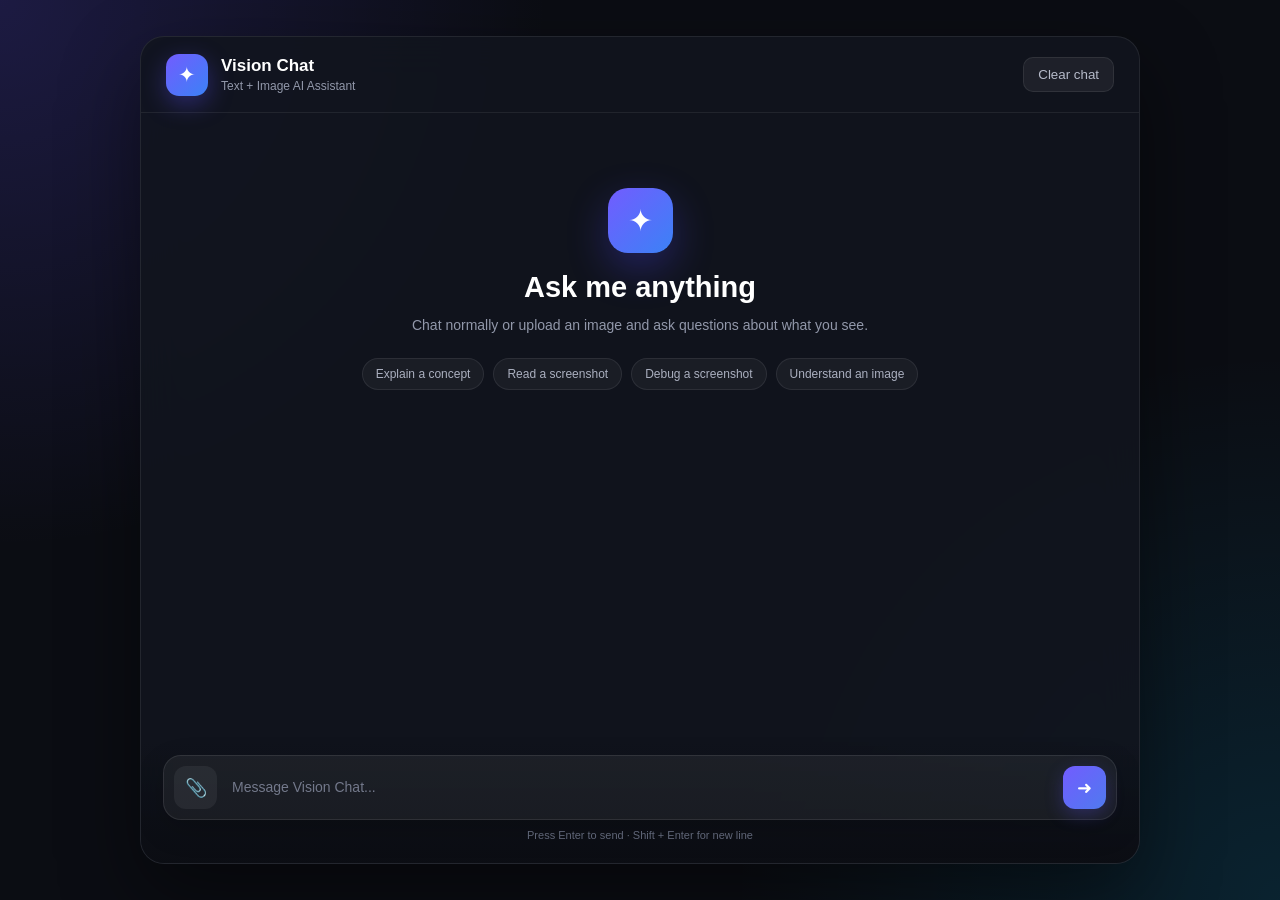
<file: Day 7/multiModalDemo/src/main/resources/static/index.html>
<!DOCTYPE html>
<html lang="en">

<head>
    <meta charset="UTF-8">
    <meta name="viewport"
          content="width=device-width, initial-scale=1.0">

    <title>Vision Chat</title>

    <style>

        * {
            box-sizing: border-box;
            margin: 0;
            padding: 0;
        }

        body {
            font-family: Inter, -apple-system, BlinkMacSystemFont,
            "Segoe UI", sans-serif;

            background:
                    radial-gradient(circle at top left,
                    rgba(98, 80, 255, 0.20),
                    transparent 35%),
                    radial-gradient(circle at bottom right,
                    rgba(0, 191, 255, 0.12),
                    transparent 35%),
                    #0b0d13;

            color: #ffffff;

            height: 100vh;

            display: flex;
            justify-content: center;
            align-items: center;

            overflow: hidden;
        }


        .app {

            width: 94%;
            max-width: 1000px;

            height: 92vh;

            background: rgba(18, 21, 30, 0.88);

            border: 1px solid rgba(255, 255, 255, 0.08);

            border-radius: 24px;

            display: flex;
            flex-direction: column;

            overflow: hidden;

            box-shadow:
                    0 30px 80px rgba(0, 0, 0, 0.45);

            backdrop-filter: blur(20px);
        }


        /* HEADER */

        .header {

            height: 76px;

            padding: 0 25px;

            display: flex;
            align-items: center;
            justify-content: space-between;

            border-bottom:
                    1px solid rgba(255, 255, 255, 0.07);
        }


        .brand {
            display: flex;
            align-items: center;
            gap: 13px;
        }


        .logo {

            width: 42px;
            height: 42px;

            border-radius: 13px;

            display: flex;
            align-items: center;
            justify-content: center;

            font-size: 21px;

            background:
                    linear-gradient(
                            135deg,
                            #725cff,
                            #3b82f6
                    );

            box-shadow:
                    0 8px 25px rgba(93, 79, 255, 0.35);
        }


        .brand-text h2 {
            font-size: 17px;
            font-weight: 650;
        }


        .brand-text p {

            font-size: 12px;
            color: #9298aa;

            margin-top: 3px;
        }


        .clear-button {

            background: rgba(255, 255, 255, 0.06);

            color: #b6bbca;

            border:
                    1px solid rgba(255, 255, 255, 0.08);

            padding: 9px 14px;

            border-radius: 10px;

            cursor: pointer;

            transition: 0.2s;
        }


        .clear-button:hover {
            background: rgba(255, 255, 255, 0.10);
            color: white;
        }


        /* CHAT AREA */

        .chat {

            flex: 1;

            padding: 30px;

            overflow-y: auto;

            scroll-behavior: smooth;
        }


        .welcome {

            max-width: 650px;

            margin: 45px auto 30px;

            text-align: center;
        }


        .welcome-icon {

            width: 65px;
            height: 65px;

            margin: 0 auto 18px;

            display: flex;
            justify-content: center;
            align-items: center;

            border-radius: 20px;

            font-size: 30px;

            background:
                    linear-gradient(
                            135deg,
                            #725cff,
                            #3b82f6
                    );

            box-shadow:
                    0 15px 40px rgba(80, 70, 255, 0.30);
        }


        .welcome h1 {

            font-size: 29px;
            margin-bottom: 10px;
        }


        .welcome p {

            color: #9298aa;

            line-height: 1.6;
            font-size: 14px;
        }


        /* EXAMPLE CHIPS */

        .examples {

            display: flex;

            justify-content: center;

            flex-wrap: wrap;

            gap: 9px;

            margin-top: 22px;
        }


        .example {

            border:
                    1px solid rgba(255, 255, 255, 0.08);

            background:
                    rgba(255, 255, 255, 0.045);

            color: #abb0c0;

            border-radius: 20px;

            padding: 8px 13px;

            font-size: 12px;

            cursor: pointer;

            transition: 0.2s;
        }


        .example:hover {

            color: white;

            border-color:
                    rgba(110, 90, 255, 0.5);

            background:
                    rgba(100, 80, 255, 0.10);
        }


        /* MESSAGES */

        .message-row {

            display: flex;

            margin-bottom: 22px;
        }


        .message-row.user {
            justify-content: flex-end;
        }


        .message-row.assistant {
            justify-content: flex-start;
        }


        .message {

            max-width: 72%;

            padding: 14px 17px;

            border-radius: 17px;

            line-height: 1.55;

            font-size: 14px;

            white-space: pre-wrap;

            word-break: break-word;
        }


        .user .message {

            background:
                    linear-gradient(
                            135deg,
                            #6956e8,
                            #4d74e7
                    );

            border-bottom-right-radius: 5px;

            box-shadow:
                    0 6px 20px rgba(79, 74, 220, 0.18);
        }


        .assistant .message {

            color: #e4e6ed;

            background:
                    rgba(255, 255, 255, 0.055);

            border:
                    1px solid rgba(255, 255, 255, 0.06);

            border-bottom-left-radius: 5px;
        }


        .message-image {

            display: block;

            width: 100%;
            max-width: 330px;
            max-height: 250px;

            object-fit: cover;

            border-radius: 12px;

            margin-bottom: 11px;

            border:
                    1px solid rgba(255, 255, 255, 0.12);
        }


        /* THINKING */

        .thinking {

            display: flex;
            gap: 5px;

            padding: 4px;
        }


        .thinking span {

            width: 7px;
            height: 7px;

            background: #888fa1;

            border-radius: 50%;

            animation:
                    bounce 1.2s infinite;
        }


        .thinking span:nth-child(2) {
            animation-delay: 0.15s;
        }


        .thinking span:nth-child(3) {
            animation-delay: 0.30s;
        }


        @keyframes bounce {

            0%, 60%, 100% {
                transform: translateY(0);
                opacity: 0.5;
            }

            30% {
                transform: translateY(-5px);
                opacity: 1;
            }
        }


        /* COMPOSER */

        .composer-area {

            padding: 15px 22px 22px;

            background:
                    linear-gradient(
                            to top,
                            rgba(11, 13, 19, 0.95),
                            rgba(18, 21, 30, 0)
                    );
        }


        .image-preview-container {

            display: none;

            width: fit-content;

            margin-bottom: 10px;

            position: relative;
        }


        .image-preview {

            height: 80px;
            max-width: 160px;

            object-fit: cover;

            border-radius: 11px;

            border:
                    1px solid rgba(255, 255, 255, 0.12);
        }


        .remove-image {

            position: absolute;

            right: -7px;
            top: -7px;

            width: 23px;
            height: 23px;

            border: none;

            border-radius: 50%;

            background: #303442;
            color: white;

            cursor: pointer;
        }


        .composer {

            display: flex;
            align-items: flex-end;

            gap: 10px;

            padding: 10px;

            border-radius: 18px;

            background:
                    rgba(255, 255, 255, 0.055);

            border:
                    1px solid rgba(255, 255, 255, 0.09);

            box-shadow:
                    0 10px 30px rgba(0, 0, 0, 0.16);
        }


        textarea {

            flex: 1;

            resize: none;

            max-height: 150px;
            min-height: 43px;

            border: none;
            outline: none;

            background: transparent;

            color: white;

            font-family: inherit;
            font-size: 14px;

            line-height: 1.5;

            padding: 11px 5px;
        }


        textarea::placeholder {
            color: #73798b;
        }


        .attach-button,
        .send-button {

            width: 43px;
            height: 43px;

            flex-shrink: 0;

            border: none;

            border-radius: 12px;

            cursor: pointer;

            display: flex;
            justify-content: center;
            align-items: center;

            font-size: 18px;

            transition: 0.2s;
        }


        .attach-button {

            color: #b1b6c6;

            background:
                    rgba(255, 255, 255, 0.06);
        }


        .attach-button:hover {

            color: white;

            background:
                    rgba(255, 255, 255, 0.10);
        }


        .send-button {

            color: white;

            background:
                    linear-gradient(
                            135deg,
                            #725cff,
                            #4f7aef
                    );

            box-shadow:
                    0 6px 18px rgba(90, 75, 230, 0.30);
        }


        .send-button:hover {
            transform: translateY(-1px);
        }


        .send-button:disabled {

            cursor: not-allowed;

            opacity: 0.5;

            transform: none;
        }


        .hint {

            text-align: center;

            color: #606678;

            font-size: 11px;

            margin-top: 9px;
        }


        #fileInput {
            display: none;
        }


        @media (max-width: 650px) {

            .app {
                width: 100%;
                height: 100vh;
                border-radius: 0;
            }

            .chat {
                padding: 20px 14px;
            }

            .message {
                max-width: 88%;
            }

            .composer-area {
                padding: 12px;
            }

            .welcome {
                margin-top: 20px;
            }
        }

    </style>
</head>


<body>

<div class="app">

    <!-- HEADER -->

    <div class="header">

        <div class="brand">

            <div class="logo">
                ✦
            </div>

            <div class="brand-text">

                <h2>Vision Chat</h2>

                <p>Text + Image AI Assistant</p>

            </div>

        </div>


        <button
                class="clear-button"
                onclick="clearChat()">

            Clear chat

        </button>

    </div>


    <!-- CHAT -->

    <div class="chat" id="chat">

        <div class="welcome" id="welcome">

            <div class="welcome-icon">
                ✦
            </div>

            <h1>Ask me anything</h1>

            <p>
                Chat normally or upload an image and
                ask questions about what you see.
            </p>


            <div class="examples">

                <button
                        class="example"
                        onclick="useExample('Explain dependency injection in simple words')">

                    Explain a concept

                </button>

                <button
                        class="example"
                        onclick="useExample('What is written in this screenshot?')">

                    Read a screenshot

                </button>

                <button
                        class="example"
                        onclick="useExample('Why is the payment failing?')">

                    Debug a screenshot

                </button>

                <button
                        class="example"
                        onclick="useExample('What do you see in this image?')">

                    Understand an image

                </button>

            </div>

        </div>

    </div>


    <!-- COMPOSER -->

    <div class="composer-area">


        <div
                class="image-preview-container"
                id="previewContainer">

            <img
                    class="image-preview"
                    id="imagePreview">

            <button
                    class="remove-image"
                    onclick="removeImage()">

                ×

            </button>

        </div>


        <div class="composer">


            <input
                    id="fileInput"
                    type="file"
                    accept="image/*"
                    onchange="imageSelected(event)">


            <button
                    class="attach-button"
                    onclick="document.getElementById('fileInput').click()"
                    title="Attach image">

                📎

            </button>


            <textarea
                    id="messageInput"
                    rows="1"
                    placeholder="Message Vision Chat..."
                    oninput="resizeTextarea(this)"
                    onkeydown="handleKeyDown(event)"></textarea>


            <button
                    class="send-button"
                    id="sendButton"
                    onclick="sendMessage()">

                ➜

            </button>

        </div>


        <div class="hint">

            Press Enter to send · Shift + Enter for new line

        </div>

    </div>

</div>


<script>

    var selectedFile = null;

    var isSending = false;


    function useExample(text) {

        var input =
            document.getElementById("messageInput");

        input.value = text;

        input.focus();

        resizeTextarea(input);
    }


    function resizeTextarea(textarea) {

        textarea.style.height = "auto";

        textarea.style.height =
            Math.min(textarea.scrollHeight, 150) + "px";
    }


    function handleKeyDown(event) {

        if (event.key === "Enter" &&
            !event.shiftKey) {

            event.preventDefault();

            sendMessage();
        }
    }

    function imageSelected(event) {

        selectedFile =
            event.target.files[0];

        if (!selectedFile) {
            return;
        }

        document.getElementById(
            "imagePreview"
        ).src =
            URL.createObjectURL(selectedFile);

        document.getElementById(
            "previewContainer"
        ).style.display = "block";
    }

    function removeImage() {

        selectedFile = null;

        document.getElementById(
            "fileInput"
        ).value = "";

        document.getElementById(
            "previewContainer"
        ).style.display = "none";
    }

    async function sendMessage() {

        var input = document.getElementById("messageInput");

        var message = input.value.trim();

        if (!message && !selectedFile) {
            return;
        }


        if (!message) {
            message = "What do you see in this image?";
        }


        var fileForMessage = selectedFile;


        hideWelcome();

        addUserMessage(
            message,
            fileForMessage
        );


        input.value = "";

        removeImage();


        var loadingMessage =
            addThinkingMessage();


        var formData = new FormData();

        formData.append(
            "message",
            message
        );


        if (fileForMessage) {

            formData.append(
                "image",
                fileForMessage
            );
        }


        try {

            var response = await fetch(
                "/api/chat",
                {
                    method: "POST",
                    body: formData
                }
            );


            var reply =
                await response.text();


            loadingMessage.remove();


            addAssistantMessage(
                reply
            );

        } catch (error) {

            loadingMessage.remove();

            addAssistantMessage(
                "Unable to connect to server."
            );
        }
    }


    function addUserMessage(text, file) {

        var row =
            document.createElement("div");

        row.className =
            "message-row user";


        var bubble =
            document.createElement("div");

        bubble.className = "message";


        if (file) {

            var image =
                document.createElement("img");

            image.className =
                "message-image";

            image.src =
                URL.createObjectURL(file);

            bubble.appendChild(image);
        }


        if (text) {

            var textElement =
                document.createElement("div");

            textElement.textContent =
                text;

            bubble.appendChild(
                textElement
            );

        } else {

            var textElement =
                document.createElement("div");

            textElement.textContent =
                "What do you see in this image?";

            bubble.appendChild(
                textElement
            );
        }


        row.appendChild(bubble);

        document.getElementById(
            "chat"
        ).appendChild(row);


        scrollToBottom();
    }


    function addAssistantMessage(text) {

        var row =
            document.createElement("div");

        row.className =
            "message-row assistant";


        var bubble =
            document.createElement("div");

        bubble.className =
            "message";

        bubble.textContent =
            text;


        row.appendChild(bubble);


        document.getElementById(
            "chat"
        ).appendChild(row);


        scrollToBottom();
    }


    function addThinkingMessage() {

        var row =
            document.createElement("div");

        row.className =
            "message-row assistant";


        var bubble =
            document.createElement("div");

        bubble.className =
            "message";


        var thinking =
            document.createElement("div");

        thinking.className =
            "thinking";


        thinking.innerHTML =
            "<span></span>" +
            "<span></span>" +
            "<span></span>";


        bubble.appendChild(thinking);

        row.appendChild(bubble);


        document.getElementById(
            "chat"
        ).appendChild(row);


        scrollToBottom();


        return row;
    }


    function hideWelcome() {

        var welcome =
            document.getElementById("welcome");

        if (welcome) {
            welcome.style.display = "none";
        }
    }


    function scrollToBottom() {

        var chat =
            document.getElementById("chat");

        chat.scrollTop =
            chat.scrollHeight;
    }

    async function clearChat() {

        await fetch(
            "/api/chat",
            {
                method: "DELETE"
            }
        );

        location.reload();
    }

</script>

</body>

</html>
</file>
<file: Day 2/demo/generated-sites/tomatodelivery/style.css>
body {
    font-family: 'Segoe UI', Tahoma, Geneva, Verdana, sans-serif;
    margin: 0;
    padding: 0;
    line-height: 1.6;
    color: #333;
}

header {
    background: #e74c3c;
    color: #fff;
    padding: 1rem 0;
}

nav {
    display: flex;
    justify-content: space-between;
    align-items: center;
    max-width: 1000px;
    margin: auto;
    padding: 0 20px;
}

nav ul {
    list-style: none;
    display: flex;
}

nav ul li {
    margin-left: 20px;
}

nav ul li a {
    color: #fff;
    text-decoration: none;
}

.hero {
    background: #fdf2f2;
    text-align: center;
    padding: 100px 20px;
}

.cta-button {
    background: #e74c3c;
    color: #fff;
    border: none;
    padding: 15px 30px;
    font-size: 1.2rem;
    cursor: pointer;
    border-radius: 5px;
}

.product-grid {
    display: grid;
    grid-template-columns: repeat(auto-fit, minmax(250px, 1fr));
    gap: 20px;
    max-width: 1000px;
    margin: 40px auto;
    padding: 0 20px;
}

.product-card {
    border: 1px solid #ddd;
    padding: 20px;
    text-align: center;
    border-radius: 8px;
}

footer {
    text-align: center;
    padding: 20px;
    background: #333;
    color: #fff;
    margin-top: 40px;
}
</file>
